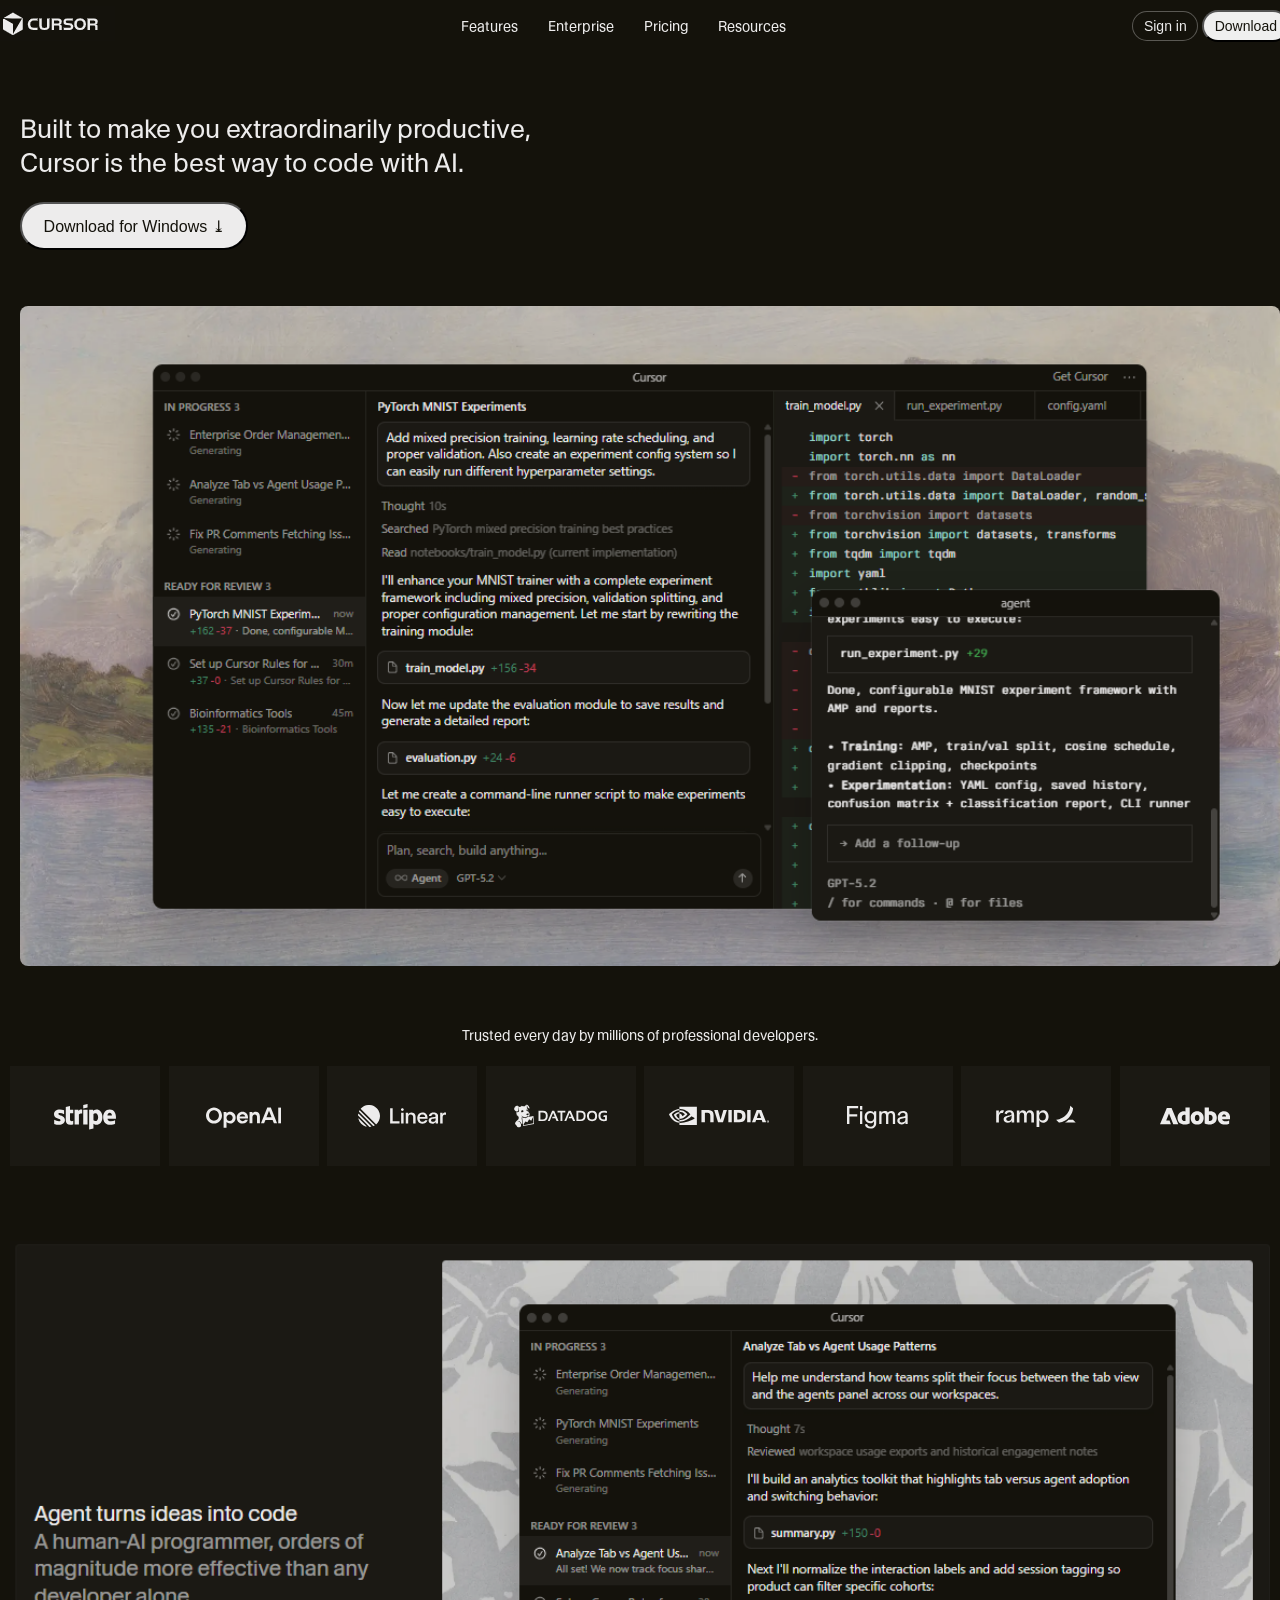
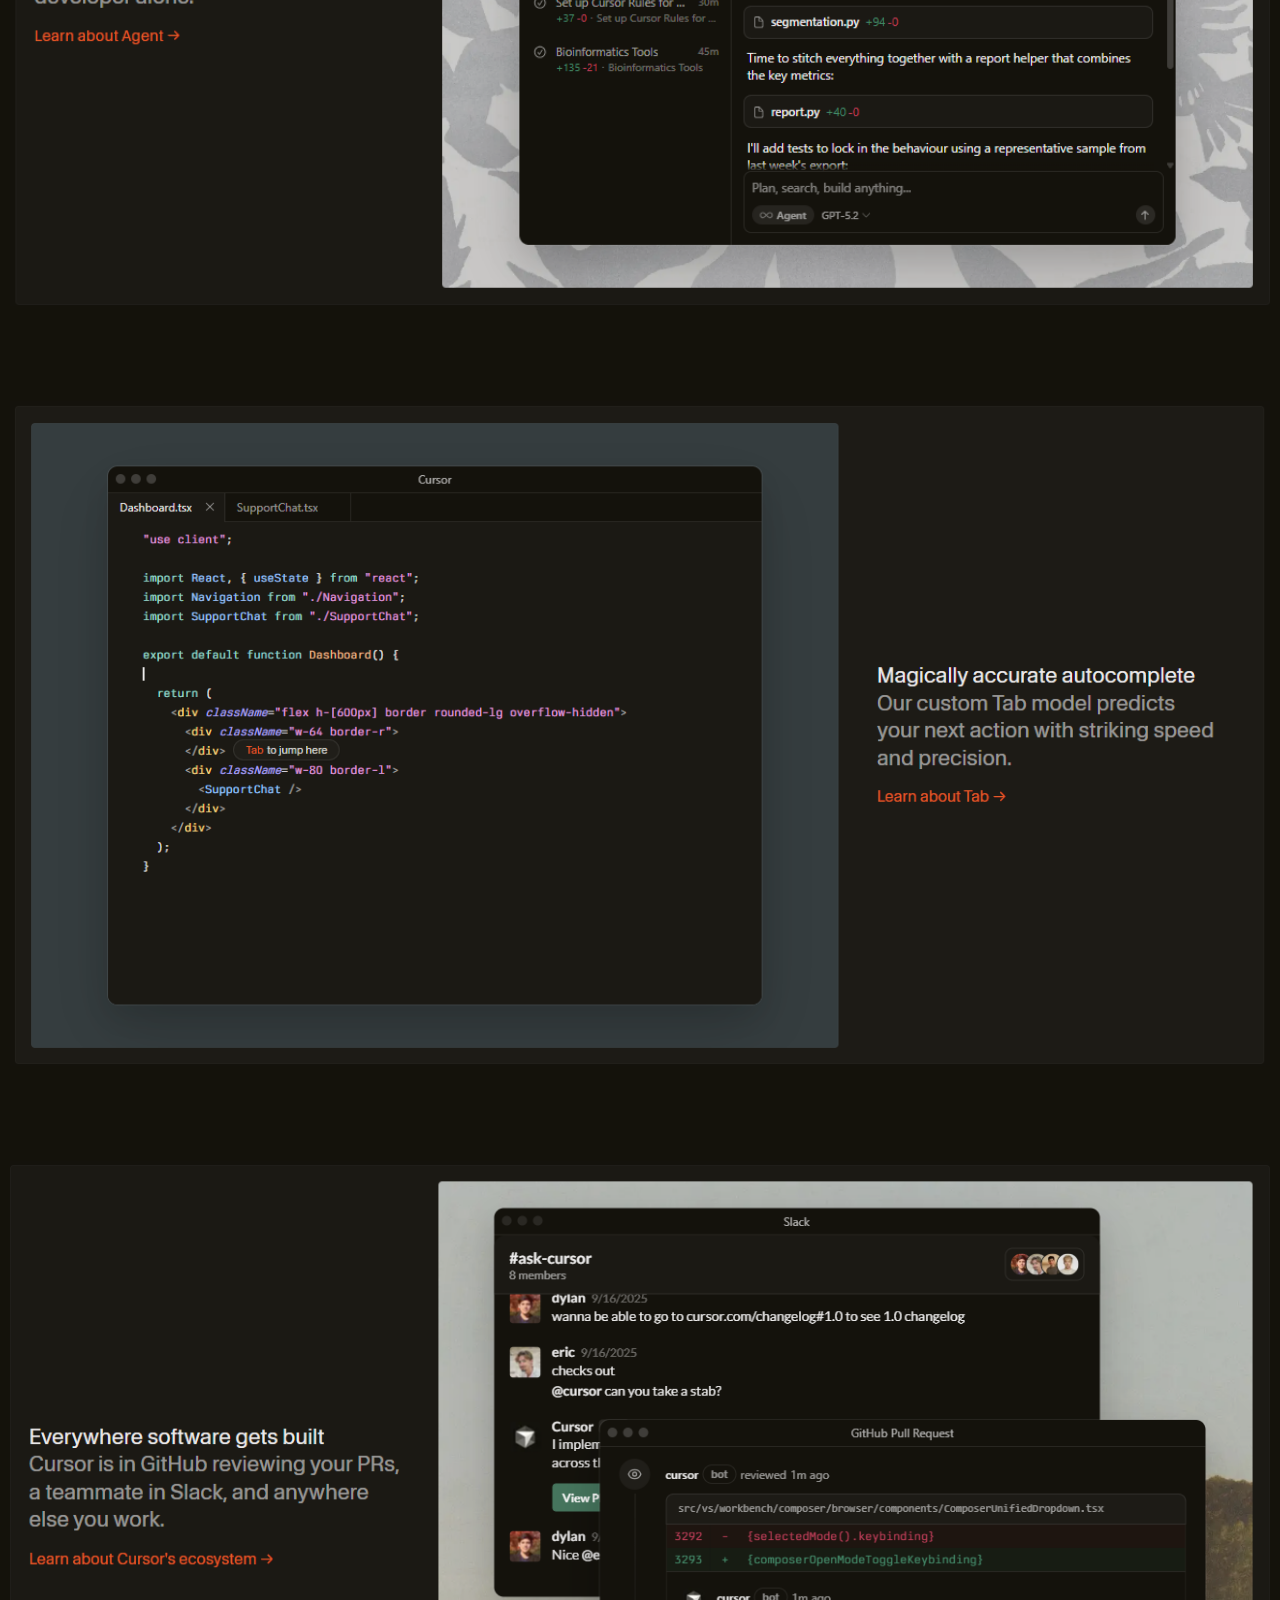
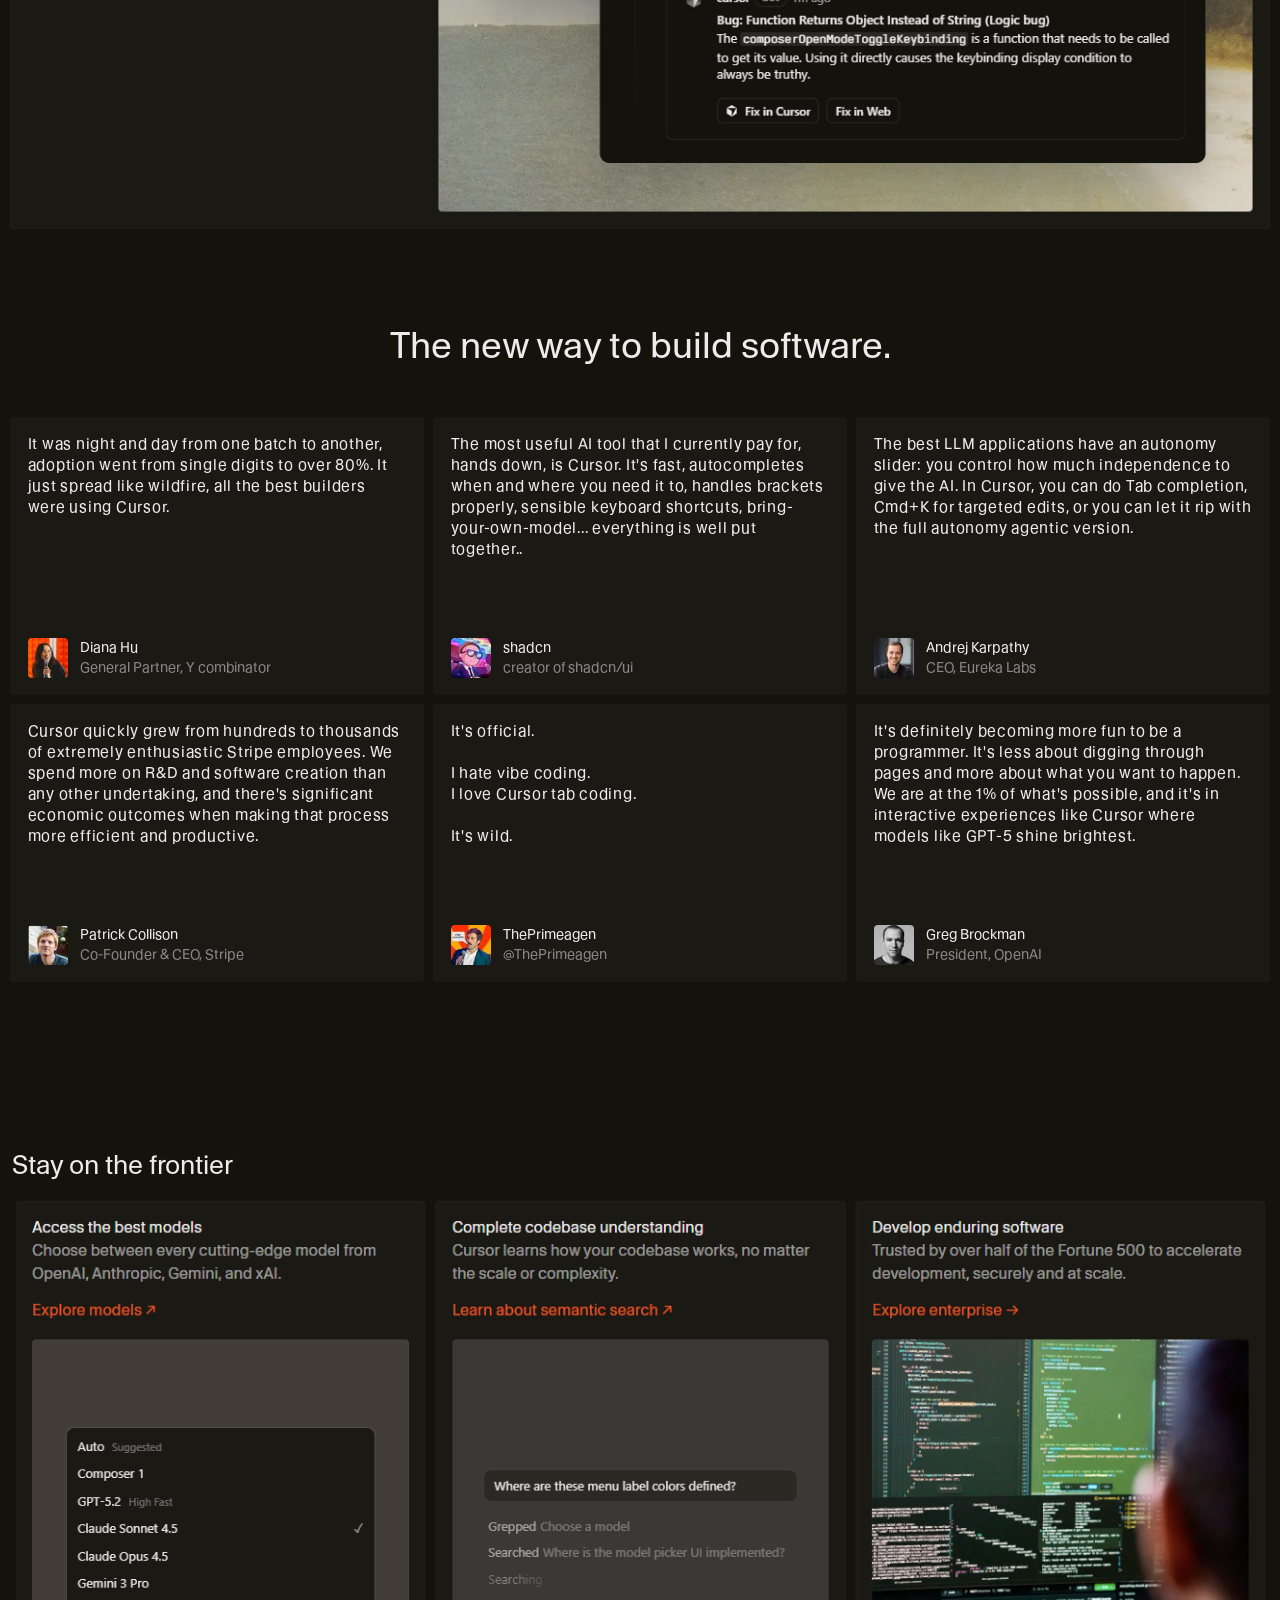
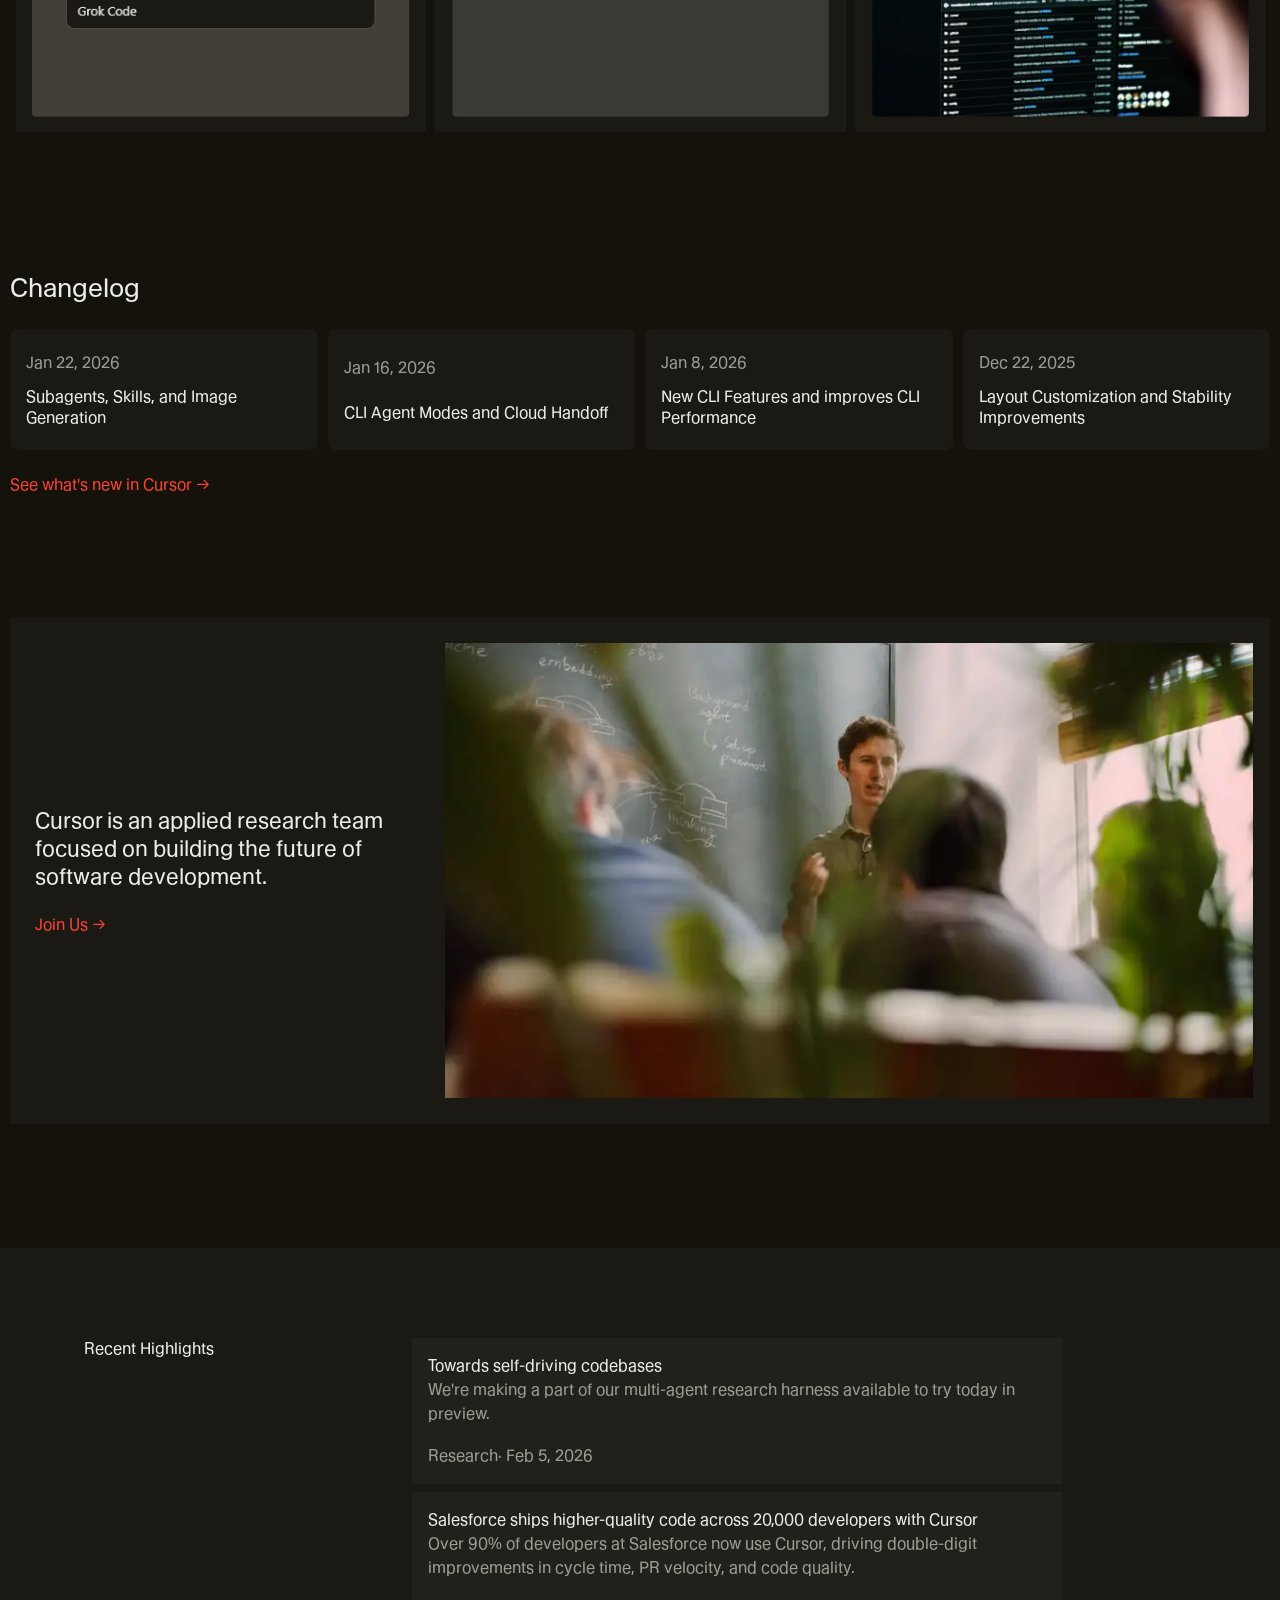
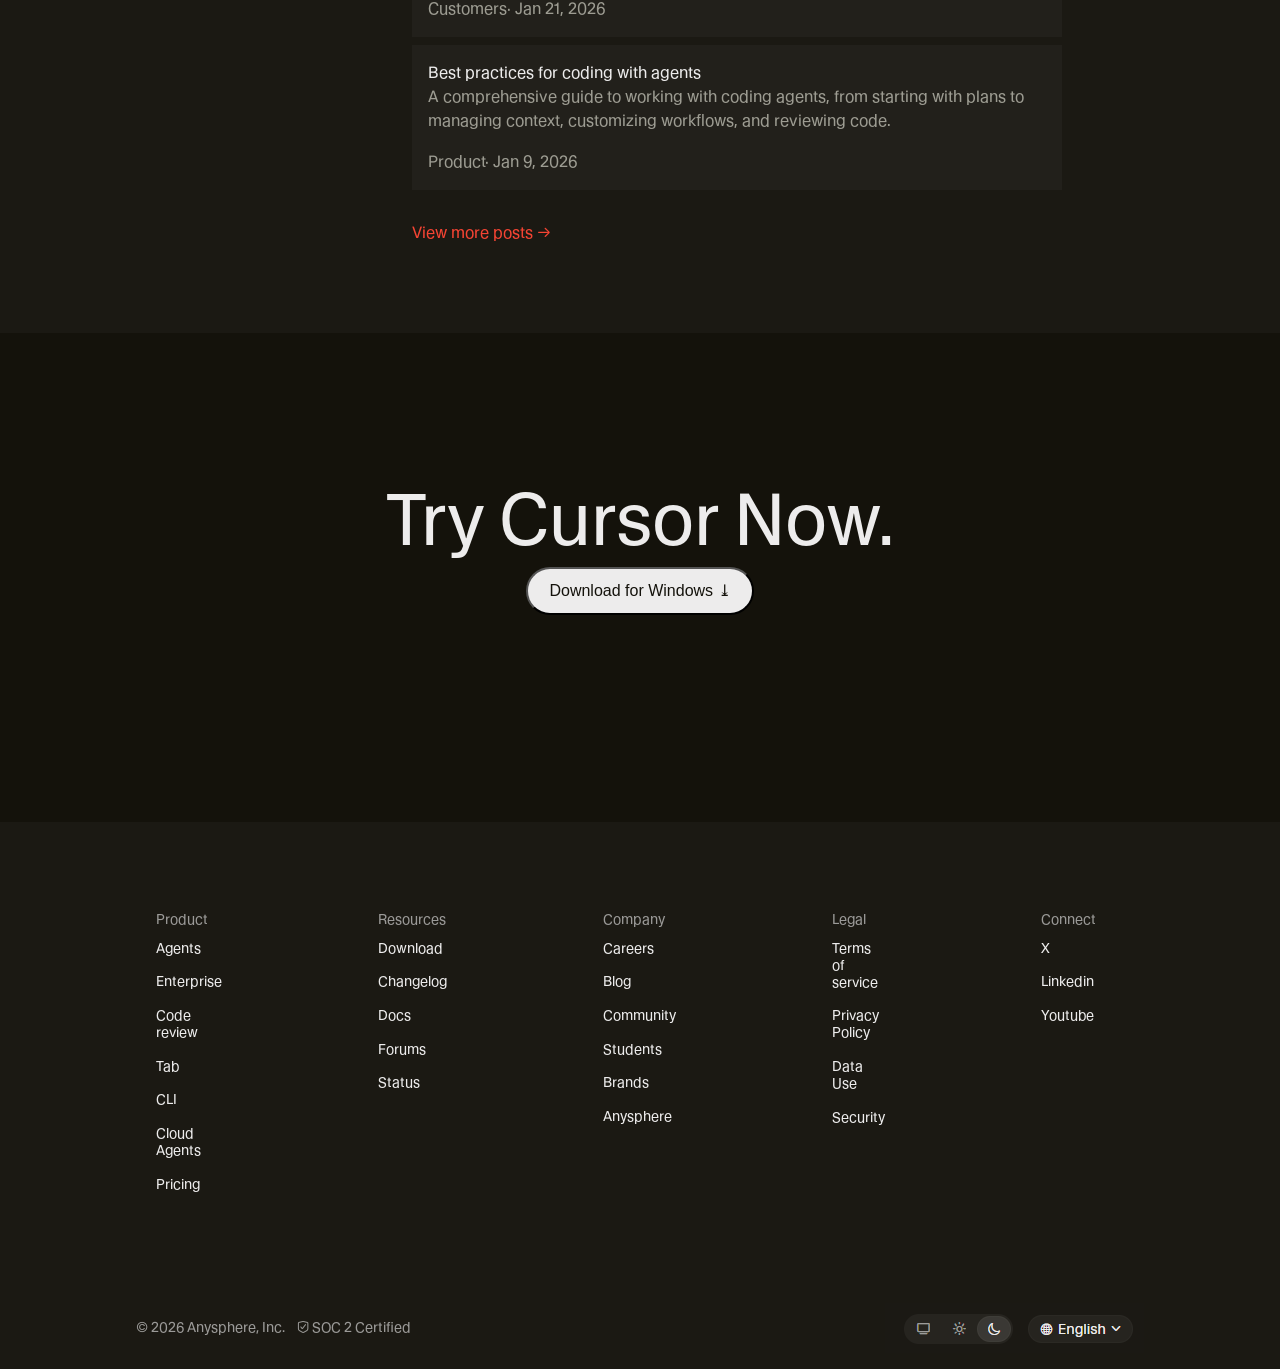
<file: Assignments/cursor-landing-page/index.html>
<!DOCTYPE html>
<html lang="en">
<head>
    <meta charset="UTF-8">
    <meta name="viewport" content="width=device-width, initial-scale=1.0">
    <link rel="stylesheet" href="style.css">
    <title>Cursor Landing Page</title>
</head>
<body>
    <!-- header -->
     <header id="header">
        <div id="cursor-logo">
            <img src="./images/cursor-logo.png" alt="cursor-logo">
        </div>
        <nav id="nav-bar">
            <p>Features</p>
            <p>Enterprise</p>
            <p>Pricing</p>
            <div class="dropdown-trigger">
                <p >Resources</p>
                <div class="dropdown-card">
                    <div>
                        <p class="nav-link">Changelog</p>
                        <p class="nav-link">Docs</p>
                        <p class="nav-link">Learn</p>
                        <p class="nav-link">Forum</p>
                    </div>
                     <div>
                        <p class="nav-link">Blog</p>
                        <p class="nav-link">Community</p>
                        <p class="nav-link">Workshops</p>
                        <p class="nav-link">Career</p>
                    </div>
                </div>
            </div>
            
        </nav>
        <div class="logins">
            <button class="signin-btn">Sign in</button>
            <button class="download-btn">Download</button>
        </div>
     </header>

     <!-- Section-1 -->
      <section id="section-1">
        <div class="intro-container">
            <p class="intro-text">Built to make you extraordinarily productive, <br> Cursor is the best way to code with AI.</p>
            <button class="download-mac-btn">Download for Windows <span class="download-icon">⤓</span> </button>
            <img class="section-1-img" src="./images/section-1-image.png" alt="coding-image">
        </div>
      </section>

      <!-- Section-2 (Brands) -->
    <section id="section-2-brands" class="brands-section">
        <p>Trusted every day by millions of professional developers.</p>
        <div class="brands-div">
            <div class="brand">
                <img src="./images/brands/stripe.svg" alt="stripe logo">
            </div>
            <div class="brand">
                <img src="./images/brands/openAI.svg" alt="openAI logo">
            </div>
            <div class="brand">
                <img src="./images/brands/linear.svg" alt="linear logo">
            </div>
            <div class="brand">
                <img src="./images/brands/datadog.svg" alt="datadog logo">
            </div>
            <div class="brand">
                <img src="./images/brands/nvidea.svg" alt="nvidea logo">
            </div>
            <div class="brand">
                <img src="./images/brands/figma.svg" alt="figma logo">
            </div>
            <div class="brand">
                <img src="./images/brands/ramp.svg" alt="ramp logo">
            </div>
              <div class="brand">
                <img src="./images/brands/adobe.svg" alt="adobe logo">
            </div>
        </div>
    </section>
    
    <!-- Section-3 -->
    <section id="section-3">
        <img width="100%" class="section-3-image" src="./images/section-3-image.png" alt="image">
    </section>

     <!-- Section-4 -->
    <section id="section-4">
        <img width="1260px" class="section-4-image" src="./images/section-4-image.png" alt="image">
    </section>

     <!-- Section-5 -->
    <section id="section-5">
        <img width="1260px" class="section-5-image" src="./images/section-5-image.png" alt="image">
    </section>

     <!-- Section-6 (Testimonials) -->
    <section id="section-6-testimonials">
        <p class="testimonials-title">The new way to build software.</p>
        
        <div class="testimonials-container">
            <div class="testimonial-card">
                <p class="testimonial-desc">It was night and day from one batch to another, adoption went from single digits to over 80%. It just spread like wildfire, all the best builders were using Cursor.</p>
                <div class="testimonial-profile">
                    <img class="testimonial-profile-pic" src="./images/testimonial/diana-hu-avatar.webp" alt="diana hu">
                    <div>
                        <p class="profile-name">Diana Hu</p>
                        <p class="profile-role">General Partner, Y combinator</p>
                    </div>
                </div>
            </div>

             <div class="testimonial-card">
                <p class="testimonial-desc">The most useful AI tool that I currently pay for, hands down, is Cursor. It's fast, autocompletes when and where you need it to, handles brackets properly, sensible keyboard shortcuts, bring-your-own-model... everything is well put together..</p>
                <div class="testimonial-profile">
                    <img class="testimonial-profile-pic" src="./images/testimonial/shadcn-avatar.webp" alt="shadcn">
                    <div>
                        <p class="profile-name">shadcn</p>
                        <p class="profile-role">creator of shadcn/ui</p>
                    </div>
                </div>
            </div>

             <div class="testimonial-card">
                <p class="testimonial-desc">The best LLM applications have an autonomy slider: you control how much independence to give the AI. In Cursor, you can do Tab completion, Cmd+K for targeted edits, or you can let it rip with the full autonomy agentic version.</p>
                <div class="testimonial-profile">
                    <img class="testimonial-profile-pic" src="./images/testimonial/andrej-karpathy-avatar.webp" alt="andrej-karpathy">
                    <div>
                        <p class="profile-name">Andrej Karpathy</p>
                        <p class="profile-role">CEO, Eureka Labs</p>
                    </div>
                </div>
            </div>

             <div class="testimonial-card">
                <p class="testimonial-desc">Cursor quickly grew from hundreds to thousands of extremely enthusiastic Stripe employees. We spend more on R&D and software creation than any other undertaking, and there's significant economic outcomes when making that process more efficient and productive.</p>
                <div class="testimonial-profile">
                    <img class="testimonial-profile-pic" src="./images/testimonial/patrick-collison-avatar.webp" alt="patrick collison">
                    <div>
                        <p class="profile-name">Patrick Collison</p>
                        <p class="profile-role">Co-Founder & CEO, Stripe</p>
                    </div>
                </div>
            </div>

             <div class="testimonial-card">
                <p class="testimonial-desc">It's official. <br><br> I hate vibe coding. <br> I love Cursor tab coding. <br><br>It's wild.</p>
                <div class="testimonial-profile">
                    <img class="testimonial-profile-pic" src="./images/testimonial/theprimeagen-avatar.webp" alt="primeagen">
                    <div>
                        <p class="profile-name">ThePrimeagen</p>
                        <p class="profile-role">@ThePrimeagen</p>
                    </div>
                </div>
            </div>

             <div class="testimonial-card">
                <p class="testimonial-desc">It's definitely becoming more fun to be a programmer. It's less about digging through pages and more about what you want to happen. We are at the 1% of what's possible, and it's in interactive experiences like Cursor where models like GPT-5 shine brightest.</p>
                <div class="testimonial-profile">
                    <img class="testimonial-profile-pic" src="./images/testimonial/greg-brockman-avatar.webp" alt="Greg Brockman">
                    <div>
                        <p class="profile-name">Greg Brockman</p>
                        <p class="profile-role">President, OpenAI</p>
                    </div>
                </div>
            </div>
        </div>
    </section>
    
    <!-- Section-7 (Frontier) -->
    <section id="section-7-frontier">
        <p class="frontier-title">Stay on the frontier</p>
        <img class="frontier-image" src="./images/section-7-image.png" alt="image">
    </section>

    <!-- Section-8 (Changelog) -->
     <section id="section-8-changelog">
        <p class="changelog-title">Changelog</p>
        <div class="logs-container">
            <div class="log">
                <p class="date">Jan 22, 2026</p>
                <p class="log-desc">Subagents, Skills, and Image Generation</p>
            </div>
             <div class="log">
                <p class="date">Jan 16, 2026</p>
                <p class="log-desc">CLI Agent Modes and Cloud Handoff</p>
            </div>
             <div class="log">
                <p class="date">Jan 8, 2026</p>
                <p class="log-desc">New CLI Features and improves CLI Performance</p>
            </div>
             <div class="log">
                <p class="date">Dec 22, 2025</p>
                <p class="log-desc">Layout Customization and Stability Improvements</p>
            </div>
        </div>
        <p class="red-cta">See what's new in Cursor →</p>
     </section>

     <!-- Section-9 (Applied research) -->
      <section id="section-9-applied-research">
            <div class="applied-research-text-div">
                <p>Cursor is an applied research team focused on building the future of software development.</p>
                <p class="red-cta">Join Us →</p>
            </div>
            <div class="applied-research-img-div">
                <img class="applied-research-img" src="./images/applied-research.webp" alt="team image">
            </div>
      </section>

      <!-- Section-10 (Recent highlights) -->
       <section id="section-10-highlights">
            <p class="highlights-section-title">Recent Highlights</p>
            <div class="highlights-container">
                <div class="highlight-div">
                    <p class="highlight-title">Towards self-driving codebases</p>
                    <p class="highlight-desc">We're making a part of our multi-agent research harness available to try today in preview.</p>
                    <p class="highlight-date">Research· Feb 5, 2026</p>
                </div>
            
            
                <div class="highlight-div">
                    <p class="highlight-title">Salesforce ships higher-quality code across 20,000 developers with Cursor</p>
                    <p class="highlight-desc">Over 90% of developers at Salesforce now use Cursor, driving double-digit improvements in cycle time, PR velocity, and code quality.</p>
                    <p class="highlight-date">Customers· Jan 21, 2026</p>
                </div>
            
             
                <div class="highlight-div">
                    <p class="highlight-title">Best practices for coding with agents</p>
                    <p class="highlight-desc">A comprehensive guide to working with coding agents, from starting with plans to managing context, customizing workflows, and reviewing code.</p>
                    <p class="highlight-date">Product· Jan 9, 2026</p>
                </div>
                <p class="red-cta">View more posts →</p>
            </div>
       </section>

       <!-- Section-11 (try now) -->
        <section id="section-11-try-now">
            <h2>Try Cursor Now.</h2>
            <button class="download-mac-btn">Download for Windows <span class="download-icon">⤓</span> </button>
        </section>

        <!-- Section-12 (links) -->
         <section id="section-12-links">
            <div class="links-container">
                <div class="links-div">
                    <p class="link-title">Product</p>
                    <p class="link">Agents</p>
                    <p class="link">Enterprise</p>
                    <p class="link">Code review</p>
                    <p class="link">Tab</p>
                    <p class="link">CLI</p>
                    <p class="link">Cloud Agents</p>
                    <p class="link">Pricing</p>
                </div>

                <div class="links-div">
                    <p class="link-title">Resources</p>
                    <p class="link">Download</p>
                    <p class="link">Changelog</p>
                    <p class="link">Docs</p>
                    <p class="link">Forums</p>
                    <p class="link">Status</p>
                </div>

                  <div class="links-div">
                    <p class="link-title">Company</p>
                    <p class="link">Careers</p>
                    <p class="link">Blog</p>
                    <p class="link">Community</p>
                    <p class="link">Students</p>
                    <p class="link">Brands</p>
                    <p class="link">Anysphere</p>
                </div>

                 <div class="links-div">
                    <p class="link-title">Legal</p>
                    <p class="link">Terms of service</p>
                    <p class="link">Privacy Policy</p>
                    <p class="link">Data Use</p>
                    <p class="link">Security</p>
                </div>

                <div class="links-div">
                    <p class="link-title">Connect</p>
                    <p class="link">X</p>
                    <p class="link">Linkedin</p>
                    <p class="link">Youtube</p>

                </div>
            </div>
         </section>

         <!-- Section-13 (footer) -->
          <footer>
            <div class="footer-text-div">
                <p>© 2026 Anysphere, Inc.</p>
                <p>🛡 SOC 2 Certified</p>
            </div>
            <img src="./images/footer-img.png" alt="dark modes">
          </footer>
</body>
</html>
</file>
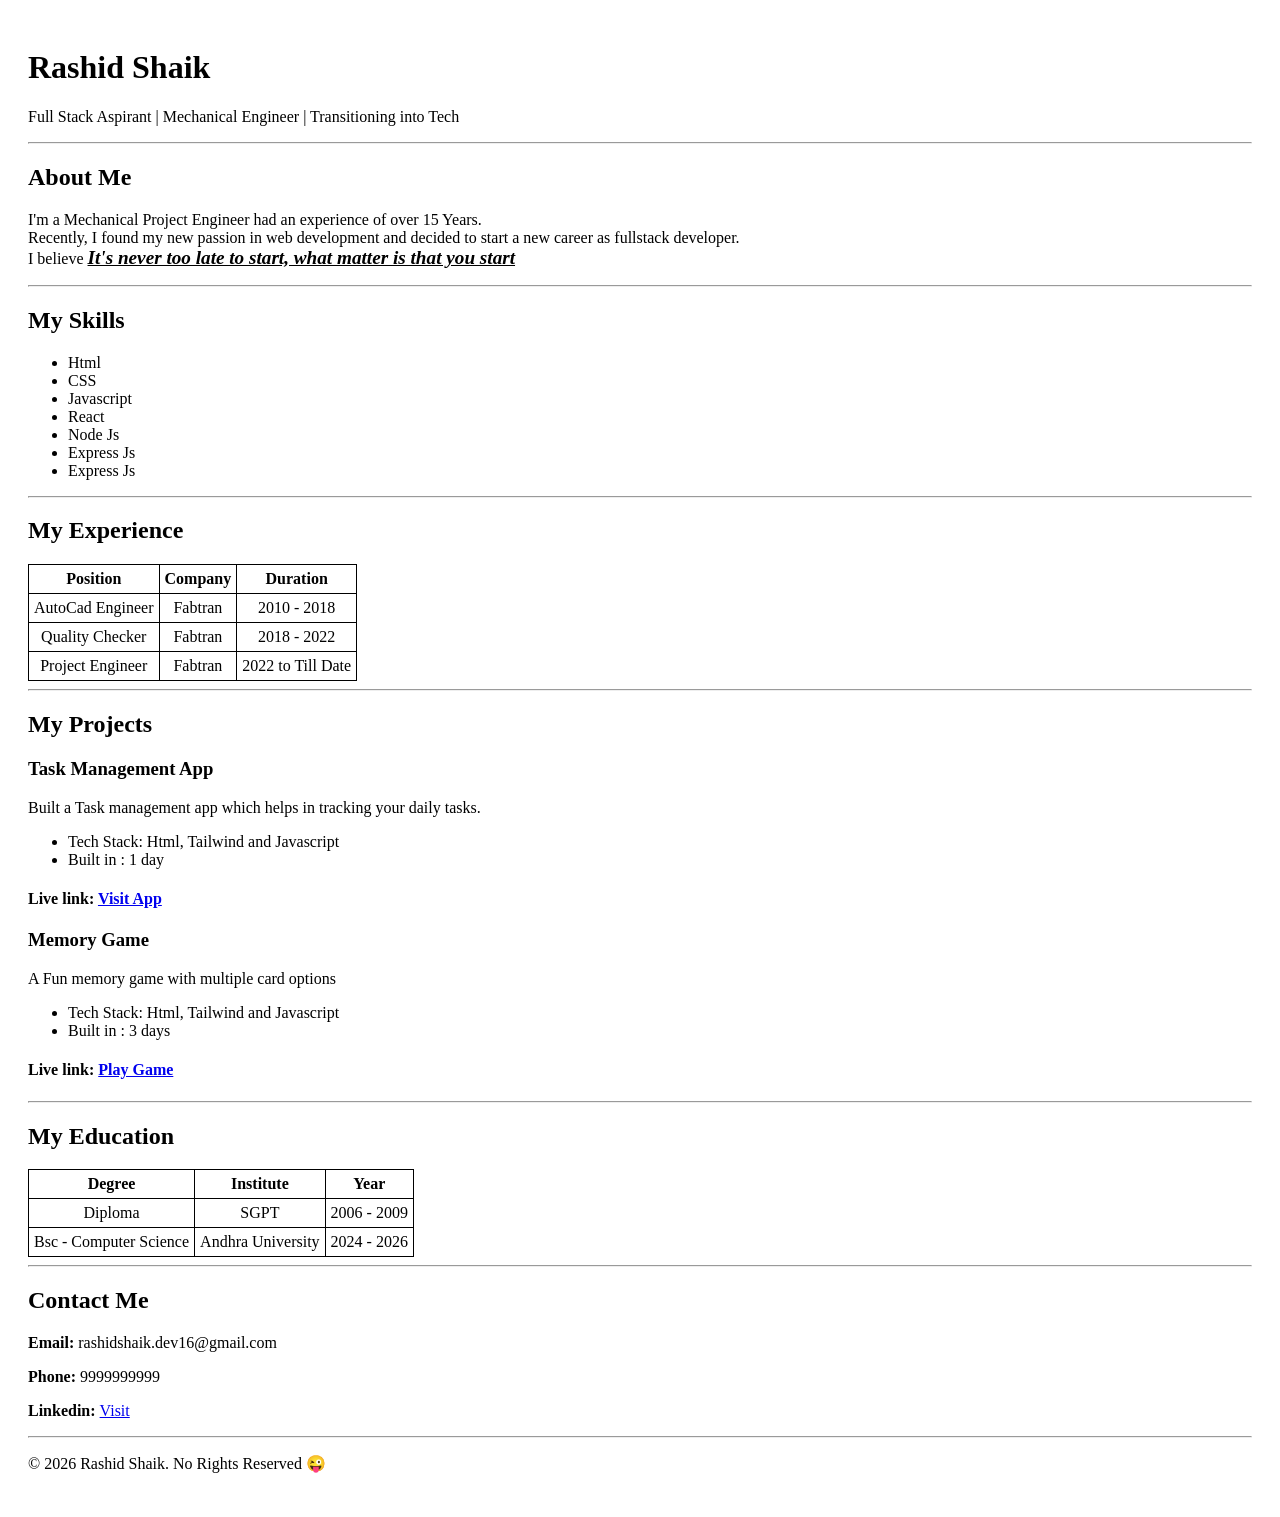
<file: Assignments/html-resume/index.html>
<!DOCTYPE html>
<html lang="en">
<head>
    <meta charset="UTF-8">
    <meta name="viewport" content="width=device-width, initial-scale=1.0">
    <title>HTML Resume Page</title>
    <style>
        body{
            padding: 20px;
        }
        table, th, td{
            border: 1px solid black;
            border-collapse: collapse;
        }
        th, td{
            padding: 5px;
            text-align: center;
        }
    </style>
</head>

<body>
    <!-- Name and tag line -->
    <header>
        <h1>Rashid Shaik</h1>
        <p>Full Stack Aspirant | Mechanical Engineer | Transitioning into Tech</p>
    </header>
     <hr>

    <!-- About -->
    <section id="about-section">
        <h1>About Me</h1>
        <p>I'm a Mechanical Project Engineer had an experience of over 15 Years. <br>
            Recently, I found my new passion in web development and decided to start a new career as fullstack developer. <br>
            I believe <strong style="font-size: larger; font-style: italic; text-decoration: underline;"> It's never too late to start, what matter is that you start</strong>
        </p>
    </section>
    <hr>

    <!-- Skills -->
     <section id="skill-section">
        <h1>My Skills</h1>
        <ul>
            <li>Html</li>
            <li>CSS</li>
            <li>Javascript</li>
            <li>React</li>
            <li>Node Js</li>
            <li>Express Js</li>
            <li>Express Js</li>
        </ul>
     </section>
     <hr>

     <!-- Experience -->
      <section id="experience-section">
        <h1>My Experience</h1>
        <table>
            <tr>
                <th>Position</th>
                <th>Company</th>
                <th>Duration</th>
            </tr>
             <tr>
                <td>AutoCad Engineer</td>
                <td>Fabtran</td>
                <td>2010 - 2018</td>
            </tr>
             <tr>
                <td>Quality Checker</td>
                <td>Fabtran</td>
                <td>2018 - 2022</td>
            </tr>
            <tr>
                <td>Project Engineer</td>
                <td>Fabtran</td>
                <td>2022 to Till Date</td>
            </tr>
        </table>
      </section>
      <hr>

      <!-- Projects -->
       <section id="project-section">
            <h1>My Projects</h1>
            <div>
                <h3>Task Management App</h3>
                <p>Built a Task management app which helps in tracking your daily tasks.</p>
                <ul>
                    <li>Tech Stack: Html, Tailwind and Javascript</li>
                    <li>Built in : 1 day</li>
                </ul>
                <h4>Live link: <a href="https://rashidshaik16.github.io/mylearning-phase/Task%20Management/index.html">Visit App</a></h4>
            </div>
            <div>
                <h3>Memory Game</h3>
                <p>A Fun memory game with multiple card options</p>
                <ul>
                    <li>Tech Stack: Html, Tailwind and Javascript</li>
                    <li>Built in : 3 days</li>
                </ul>
                <h4>Live link: <a href="https://rashidshaik16.github.io/mylearning-phase/Memory%20Game/index.html">Play Game</a></h4>
            </div>
       </section>
        <hr>

       <!-- Education -->
      <section id="experience-section">
        <h1>My Education</h1>
        <table>
            <tr>
                <th>Degree</th>
                <th>Institute</th>
                <th>Year</th>
            </tr>
             <tr>
                <td>Diploma</td>
                <td>SGPT</td>
                <td>2006 - 2009</td>
            </tr>
             <tr>
                <td>Bsc - Computer Science</td>
                <td>Andhra University</td>
                <td>2024 - 2026</td>
            </tr>
        </table>
       
      </section>
       <hr>

      <!-- Contact -->
       <section id="contact-section">
            <h1>Contact Me</h1>
            <p><Strong>Email: </Strong> rashidshaik.dev16@gmail.com</p>
            <p><Strong>Phone: </Strong> 9999999999</p>
            <p><Strong>Linkedin: </Strong> <a href="https://www.linkedin.com/in/rashid-shaik-b20a82345/" target="_blank">Visit</a></p>
       </section>
       <hr>

       <footer>
            <p>&#169 2026 Rashid Shaik. No Rights Reserved &#128540</p>
       </footer>
</body>
</html>
</file>
<file: Assignments/cursor-landing-page/style.css>
*{
    margin: 0;
    padding: 0;
    box-sizing: border-box;
}

@font-face {
  font-family: "Cursor Gothic";
  src: url("./fonts/CursorGothic-Regular.woff2") format("woff2");
  font-weight: normal;
  font-style: normal;
  font-display: swap;
}

body{
    background-color: #14120b;
    margin: auto;
    font-family: "Cursor Gothic", system-ui, -apple-system, sans-serif;
}

/* Header section css */
header{
    display: flex;
    position: fixed;
    top: 0;
    left: 50%;
    justify-content: space-between;
    align-items: center;
    width: 1300px;
    height: 52px;
    transform: translateX(-50%);
    background-color: #14120b;
}

nav{
    display: flex;
    color: #edecec;
}

nav > p, nav > div > p{
    padding: 5.6px 15px;
    font-size: 14px;
}

nav>p:hover{
    color: #afafaf;
    cursor: pointer;
}

.dropdown-trigger{
    position: relative;
}

.dropdown-trigger:hover{
    cursor: pointer;
    color: #afafaf;
}

.dropdown-trigger:hover .dropdown-card{
    top: 30px;
    opacity: 100;
    cursor: pointer;
    pointer-events: all;
}


.dropdown-card{
    display: flex;
    justify-content: space-between;
    width: 299px;
    height: 152px;
    color: #edecec;
    position: absolute;
    top: 20px;
    font-size: 15px;
    background-color: #1b1913;
    padding: 12px 64px 12px 24px;
    border-radius: 6px;
    opacity: 0;
    pointer-events: none;
    transition: top 0.3s ease;
}

.dropdown-card>div{
    display: flex;
    flex-direction: column;
    justify-content: space-around;
}


.nav-link:hover{
    cursor: pointer;
    color: #afafaf;
}

.logins > button    {
    padding: 6px 10.5px;
    border-radius: 16px;
    font-size: 14px;
}

.download-btn{
    color: #14120b;
}

.signin-btn{
    color: #edecec;
    background-color: #14120b;
    border: 1px solid #edecec52;
}



/* Section - 1 CSS */

#section-1{
    width: 1300px;
    padding: 112px 20px 0 20px;
    margin: auto;
    
}

.intro-container{
    margin-bottom: 56px;
    
}

.intro-text{
    font-size: 26px;
    color: #edecec;
    margin: 0px 0px 22.4px;
}

.download-mac-btn{
    font-size: 16px;
    background-color: #edecec;
    padding: 12.5px 21.6px;
    color: #14120b;
    border-radius: 28px;
}

.download-btn:hover, .download-mac-btn:hover{
    background-color: #d6d3d3;
    cursor: pointer;
}


.section-1-img{
    width: 100%;
    border-radius: 8px;
    margin-top: 56px;
}


/* Section-2 (Brands) */

.brands-section p{
    color: #edecec;
    font-size: 14px;
    text-align: center;
    margin-bottom: 22.5px;
}

.brands-div{
    display: flex;
    justify-content: space-between;
    gap: 8.5px;
    width: 1260px;
    height: 100px;
    margin: auto;
}

.brand{
    display: flex;
    width: 153.75px;
    height: 100px;
    padding: 0 7.5px;
    background-color: #1b1913;
}


.brand img{
    height: 40px;
    margin: auto;
}


/* Section-3, 4, 5, 6 css */

#section-3, #section-4, #section-5, #section-6-testimonials{
    width: 1260px;
    height: 685px;
    margin: 75px auto;
}

.testimonials-title{
    font-size: 36px;
    color: #edecec;
    text-align: center;
    margin-bottom: 48px;
}


.testimonials-container{
    display: grid;
    grid-template-columns: repeat(3, 1fr);
    gap: 9px;
}


.testimonial-card{
    display: flex;
    flex-direction: column;
    justify-content: space-between;
    height: 278.17px;
    background-color: #1b1913;
    padding: 15.9px 17.5px 17.5px;
    border-radius: 4px;
}

.testimonial-desc{
    font-size: 15.25px;
    color: #edecec;
    letter-spacing: 0.75px;
    font-style: normal;
}


.testimonial-profile{
    display: flex;
    align-items: center;

}

.testimonial-profile-pic{
    width: 40px;
    height: 40px;
    margin-right: 12px;
    border-radius: 4px;
}

.profile-name{
    font-size: 14px;
    color: #edecec;
    margin-bottom: 3px;
}

.profile-role{
    font-size: 14px;
    color: #888686;
}


/* section-7 (Frontier) */

#section-7-frontier{
    width: 1260px;
    margin: auto;
    padding: 67.2px 0;
}

.frontier-title{
    font-size: 26px;
    color: #edecec;
    margin-bottom: 14px;
    margin-left: 2px;
}

.frontier-image{
    width: 100%;
}


/* Section-8-changelog */
#section-8-changelog{
    width: 1260px;
    height: 222px;
    margin: 67.2px auto;
}

.changelog-title{
    font-size: 26px;
    color: #edecec;
    margin-bottom: 24px;
}

.logs-container{
    display: grid;
    grid-template-columns: repeat(4, 1fr);
    align-items: center;
    gap: 10px;
}


.log{
    display: flex;
    flex-direction: column;
    justify-content: space-around;
    background-color: #1b1913;
    padding: 16px;
    height: 121px;
    border-radius: 8px;
}

.log:hover{
    cursor: pointer;
    background-color: #2b2a26;;
}


.date{
    color: #9b9a98;
}

.log-desc{
    color: #edecec;
}

.red-cta{
    color: #f54433;
    font-size: 16px;
    margin-top: 24px;
}

.red-cta:hover{
    cursor: pointer;
    color: #cc1808;
}


/* Section-9 */

#section-9-applied-research{
    display: flex;
    justify-content: space-around;
    align-items: center;
    width: 1260px;
    height: 507px;
    background-color: #1b1913;
    margin: 124px auto;
}


.applied-research-img-div{
    display: flex;
    justify-content: center;
    align-items: center;
    width: 840px;
    height: 472px;
    padding: 0 16px;
}

.applied-research-text-div{
    width: 415px;
    padding: 24px;
    font-size: 22px;
    color: #edecec;

}

.applied-research-img{
    width: 100%;

}

/* Section-10 (Highlights) */
#section-10-highlights, #section-12-links{
    display: flex;
    justify-content: center;
    width: 100%;
    height: 685px;
    padding: 90px 20px;
    margin: 67.2px 0 0;
    background-color: #1b1913;
}

.highlights-section-title{
    color: #edecec;
    margin: 0 auto 0 0;
    padding-left: 64px;
}

.highlights-container{
    display: flex;
    flex-direction: column;
    gap: 8px;
    margin-right: auto;
}

.highlight-div{
    display: flex;
    flex-direction: column;
    justify-content: start;
    background-color: #22201b;
    width: 650px;
    height: 146px;
    padding: 16px;
    line-height: 24px;
}

.highlight-div:hover{
    background-color: #2b2a26;
    cursor: pointer;
}

.highlight-title{
    font-size: 16px;
    color: #edecec;
}

.highlight-desc, .highlight-date{
    font-size: 16px;
    color: #9d9c92;
}

.highlight-date{
    margin-top: auto;
}

/* Section-11 (try now) */
#section-11-try-now{
    display: flex;
    flex-direction: column;
    justify-content: center;
    align-items: center;
    width: 100%;
    height: 421px;
}

#section-11-try-now > h2{
    color: #edecec;
    font-size: 72px;
    font-weight: 300;
}


/* Section-12 (links) */
#section-12-links{
    height: 465px;
    display: flex;
    align-items: center;
}

.links-container{
    display: flex;
    width: 100%;
    justify-content: start;
    padding: 0 136px;
}

.links-div{
    display: flex;
    flex-direction: column;
    gap: 12px;
    color: #edecec;
    font-size: 14px;
    margin-right: 156px;
}


.link{
    padding-bottom: 4.66px;
    cursor: pointer;
}

.link-title{
    color: #9b9a98;
}


/* Footer */
footer{
    display: flex;
    width: 100%;
    justify-content: space-between;
    align-items: center;
    background-color: #1b1913;
    padding: 16px 136px;
}


.footer-text-div{
    display: flex;
    gap: 12px;
    color: #9b9a98;
    font-size: 14px;
}

footer > img:hover{
    cursor: pointer;
}
</file>
